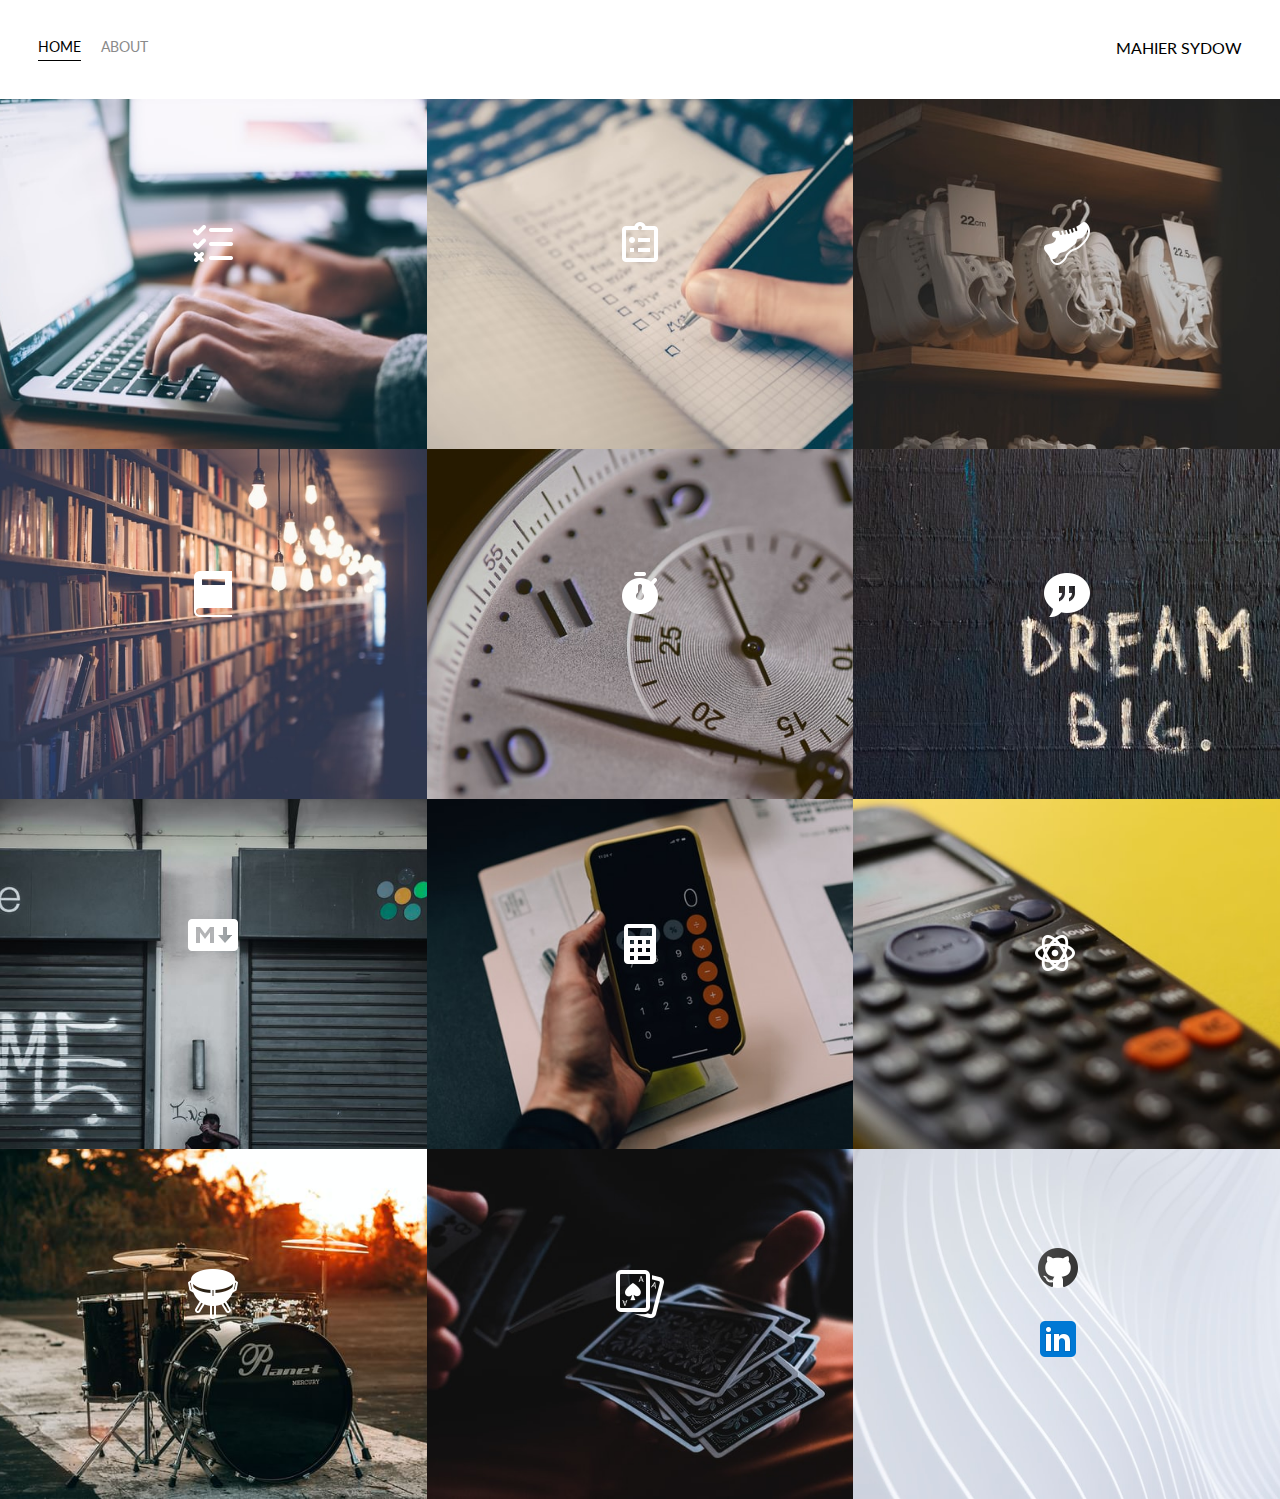
<file: index.html>
<!DOCTYPE html>
<html lang="en">
<head>
    <meta charset="UTF-8">
    <title>Mahier Sydow</title>
    <link rel="shortcut icon" type="image/png" href="images/logos/icons8-moon-and-stars-96.png">
    <link href="https://fonts.googleapis.com/css2?family=Lato&display=swap" rel="stylesheet">
    <link rel="stylesheet" href="styles.css">
</head>
<body>
    <div class="container">
      <div class="nav-wrapper">
        <div class="left-side">
          <div class="nav-link-wrapper active-nav-link">
            <a href="index.html">Home</a>
          </div>
  
          <div class="nav-link-wrapper">
            <a href="about.html">About</a>
          </div>
        </div>
  
        <div class="right-side">
          <div class="brand">
            MAHIER SYDOW
          </div>
        </div>
      </div>
  
      <div class="content-wrapper">
        <div class="portfolio-items-wrapper">
  
          <div class="portfolio-item-wrapper">
              <div class="portfolio-img-background" style="background-image:url(images/glenn-carstens-peters-npxXWgQ33ZQ-unsplash.jpg)"></div>
            <div class="img-text-wrapper">
              <div class="logo-wrapper">
            <a href="to-do-list/to-do-list.html" target="_blank">
                <img src="images/logos/icons8-to-do-96.png" alt="">
            </a>
              </div>
  
              <div class="subtitle">A to-do list application made with vanilla javaScript.</div>
            </div>
          </div>
  
          <div class="portfolio-item-wrapper">
            <div class="portfolio-img-background" style="background-image:url(images/glenn-carstens-peters-RLw-UC03Gwc-unsplash1.jpg)"></div>
            <div class="img-text-wrapper">
              <div class="logo-wrapper">
                <a href="survey-form/survey-form.html" target="_blank">
                  <img src="images/logos/icons8-survey-96.png" alt="">
                </a>
              </div>
  
              <div class="subtitle">A survey to provide feedback for my portfolio.

            </div>
            </div>
          </div>
  
          <div class="portfolio-item-wrapper">
            <div class="portfolio-img-background" style="background-image:url(images/henry-co-1sWInzYKA9c-unsplas1h.jpg)"></div>
            <div class="img-text-wrapper">
              <div class="logo-wrapper">
                <a href="modern-landing-page/modern-landing-page.html" target="_blank">
                  <img src="images/logos/icons8-trainers-100.png" alt="">
                </a>
                </div>
  
              <div class="subtitle">A modern product landing page for an online sneaker store.

            </div>
            </div>
          </div>
  
          <div class="portfolio-item-wrapper">
            <div class="portfolio-img-background" style="background-image:url(images/janko-ferlic-sfL_QOnmy00-unsplash.jpg)"></div>
            <div class="img-text-wrapper">
              <div class="logo-wrapper">
                <a href="book-list-app/book-list-app.html" target="_blank">
                  <img src="images/logos/icons8-book-100.png" alt="">
                </a>
                </div>
  
              <div class="subtitle">A book list application made with vanilla javaScript.

            </div>
            </div>
          </div>
  
          <div class="portfolio-item-wrapper">
            <div class="portfolio-img-background" style="background-image:url(images/age-barros-rBPOfVqROzY-unsplash1.jpg)"></div>
            <div class="img-text-wrapper">
              <div class="logo-wrapper">
                <a href="https://codepen.io/massivemike8/pen/VweqdZQ" target="_blank">
                  <img src="images/logos/icons8-timer-96.png" alt="">
                </a>
              </div>
  
              <div class="subtitle">A pomodoro clock application created with React. 

            </div>
            </div>
          </div>
  
          <div class="portfolio-item-wrapper">
            <div class="portfolio-img-background" style="background-image:url(images/randy-tarampi-U2eUlPEKIgU-unsplash1.jpg)"></div>
            <div class="img-text-wrapper">
              <div class="logo-wrapper">
                <a href="https://codepen.io/massivemike8/pen/WNroRoo" target="_blank">
                  <img src="images/logos/icons8-quote-100.png" alt="">
                </a>
              </div>
  
              <div class="subtitle">A random quote machine application made with React.</div>
            </div>
          </div>
  
          <div class="portfolio-item-wrapper">
            <div class="portfolio-img-background" style="background-image:url(images/anastase-maragos-X0hdZTokPRw-unsplash1.jpg)"></div>
            <div class="img-text-wrapper">
              <div class="logo-wrapper">
                <a href="https://codepen.io/massivemike8/pen/abdwoZr?editors=0110" target="_blank">
                  <img src="images/logos/icons8-markdown-100.png" alt="">
                </a>
              </div>
  
              <div class="subtitle">A markdown previewer application for converting markdown.

            </div>
            </div>
          </div>
  
          <div class="portfolio-item-wrapper">
            <div class="portfolio-img-background" style="background-image:url(images/kelly-sikkema-3-Tc_5LROrM-unsplash.jpg)"></div>
            <div class="img-text-wrapper">
              <div class="logo-wrapper">
                <a href="https://codepen.io/massivemike8/pen/JjGvrVN?editors=1010" target="_blank">
                  <img src="images/logos/icons8-calculator-96.png" alt="">
                </a> 
              </div>
  
              <div class="subtitle">A calculator created with jQuery.
            </div>
            </div>
          </div>
  
          <div class="portfolio-item-wrapper">
            <div class="portfolio-img-background" style="background-image:url(images/clayton-robbins-ihqB-c8C7Bc-unsplash1.jpg)"></div>
            <div class="img-text-wrapper">
              <div class="logo-wrapper">
                <a href="https://codepen.io/massivemike8/pen/oNbqweQ?editors=0110" target="_blank">
                  <img src="images/logos/icons8-react-100 (1).png" alt="">
                </a>
              </div>
  
              <div class="subtitle">A calculator built with React.</div>
            </div>
          </div>
  
          <div class="portfolio-item-wrapper">
            <div class="portfolio-img-background" style="background-image:url(images/ingridi-alves-photograph-yePWDGPUWO0-unsplash1.jpg)"></div>
            <div class="img-text-wrapper">
              <div class="logo-wrapper">
                <a href="https://codepen.io/massivemike8/pen/qBbPvjE?editors=0010" target="_blank">
                  <img src="images/logos/icons8-timpani-100.png" alt="">
                </a>
              </div>
  
              <div class="subtitle">A drum machine made with React.</div>
            </div>
          </div>
  
          <div class="portfolio-item-wrapper">
            <div class="portfolio-img-background" style="background-image:url(images/sergi-viladesau-dttmeqFUDSU-unsplash1.jpg)"></div>
            <div class="img-text-wrapper">
              <div class="logo-wrapper">
                <a href="blackjack-game/blackjack-game.html" target="_blank">
                  <img src="images/logos/icons8-cards-96.png" alt="">
                </a>
              </div>
  
              <div class="subtitle">A game of blackjack created with javaScript.</div>
            </div>
          </div>
  
          <div class="portfolio-item-wrapper">
            <div class="portfolio-img-background" style="background-image:url(images/jean-philippe-delberghe-75xPHEQBmvA-unsplas1h.jpg)"></div>
            <div class="img-text-wrapper">
              <div class="logo-wrapper">
                <a href="https://github.com/mahier8" target="_blank">
                <img src="images/logos/icons8-github-96.png" alt="">
                </a>
              </div>
              <div class="logo-wrapper">
                <a href="https://www.linkedin.com/in/mahier-sydow-b4679166/" target="_blank">
                <img src="images/logos/icons8-linkedin-96.png" alt="">
                </a>
              </div>
  
              <div class="subtitle">Thank you for visiting my site!</div>
            </div>
          </div>
  
        </div>
      </div>
    </div>
  
  </body>

  <script>
    const portfolioItems = document.querySelectorAll('.portfolio-item-wrapper');
  
    portfolioItems.forEach(portfolioItem => {
      portfolioItem.addEventListener('mouseover', () => {
        console.log(portfolioItem.childNodes[1].classList)
        portfolioItem.childNodes[1].classList.add('image-blur');
      });
  
      portfolioItem.addEventListener('mouseout', () => {
        console.log(portfolioItem.childNodes[1].classList)
        portfolioItem.childNodes[1].classList.remove('image-blur');
      });
    });
  
  </script>

</html>
</file>
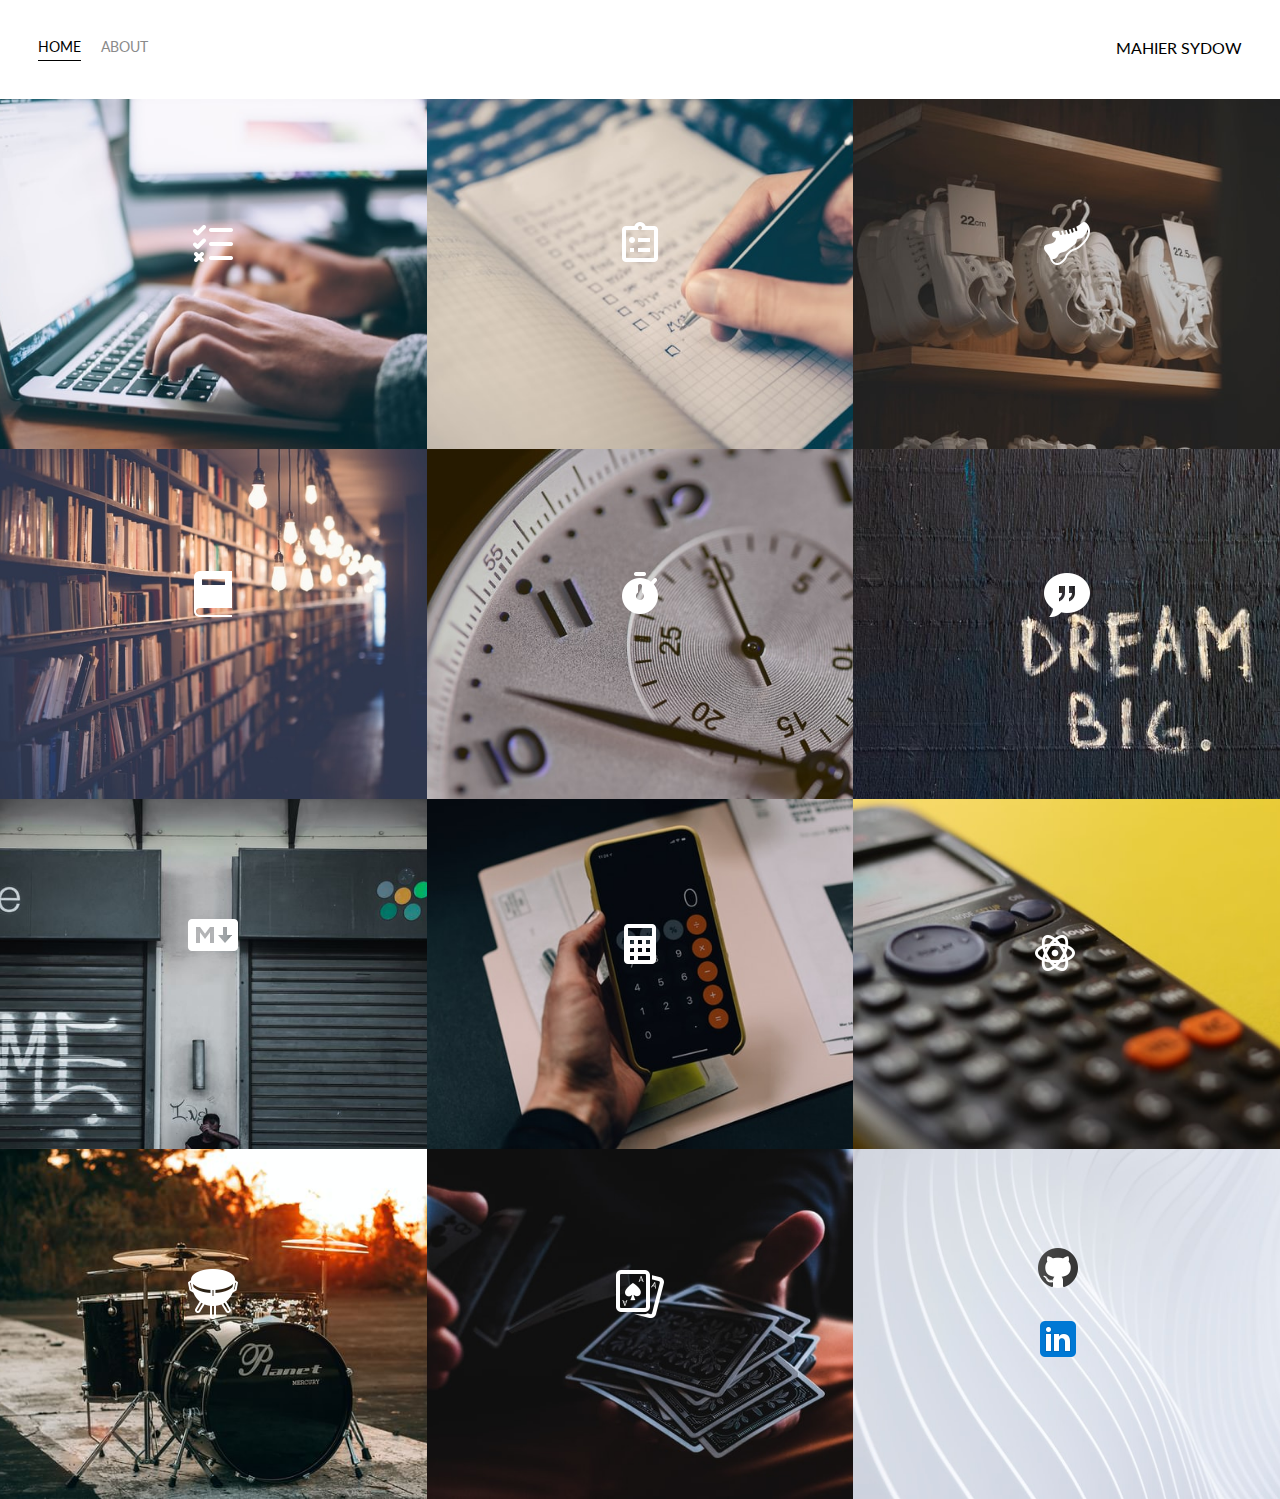
<file: Portfolio Website/index.html>
<!DOCTYPE html>
<html lang="en">
<head>
    <meta charset="UTF-8">
    <title>Mahier Sydow</title>
    <link rel="shortcut icon" type="image/png" href="images/logos/icons8-moon-and-stars-96.png">
    <link href="https://fonts.googleapis.com/css2?family=Lato&display=swap" rel="stylesheet">
    <link rel="stylesheet" href="styles.css">
</head>
<body>
    <div class="container">
      <div class="nav-wrapper">
        <div class="left-side">
          <div class="nav-link-wrapper active-nav-link">
            <a href="index.html">Home</a>
          </div>
  
          <div class="nav-link-wrapper">
            <a href="about.html">About</a>
          </div>
        </div>
  
        <div class="right-side">
          <div class="brand">
            MAHIER SYDOW
          </div>
        </div>
      </div>
  
      <div class="content-wrapper">
        <div class="portfolio-items-wrapper">
  
          <div class="portfolio-item-wrapper">
              <div class="portfolio-img-background" style="background-image:url(images/glenn-carstens-peters-npxXWgQ33ZQ-unsplash.jpg)"></div>
            <div class="img-text-wrapper">
              <div class="logo-wrapper">
            <a href="to-do-list/to-do-list.html" target="_blank">
                <img src="images/logos/icons8-to-do-96.png" alt="">
            </a>
              </div>
  
              <div class="subtitle">A to-do list application made with vanilla javaScript.</div>
            </div>
          </div>
  
          <div class="portfolio-item-wrapper">
            <div class="portfolio-img-background" style="background-image:url(images/glenn-carstens-peters-RLw-UC03Gwc-unsplash1.jpg)"></div>
            <div class="img-text-wrapper">
              <div class="logo-wrapper">
                <a href="survey-form/survey-form.html" target="_blank">
                  <img src="images/logos/icons8-survey-96.png" alt="">
                </a>
              </div>
  
              <div class="subtitle">A survey to provide feedback for my portfolio.

            </div>
            </div>
          </div>
  
          <div class="portfolio-item-wrapper">
            <div class="portfolio-img-background" style="background-image:url(images/henry-co-1sWInzYKA9c-unsplas1h.jpg)"></div>
            <div class="img-text-wrapper">
              <div class="logo-wrapper">
                <a href="modern-landing-page/modern-landing-page.html" target="_blank">
                  <img src="images/logos/icons8-trainers-100.png" alt="">
                </a>
                </div>
  
              <div class="subtitle">A modern product landing page for an online sneaker store.

            </div>
            </div>
          </div>
  
          <div class="portfolio-item-wrapper">
            <div class="portfolio-img-background" style="background-image:url(images/janko-ferlic-sfL_QOnmy00-unsplash.jpg)"></div>
            <div class="img-text-wrapper">
              <div class="logo-wrapper">
                <a href="book-list-app/book-list-app.html" target="_blank">
                  <img src="images/logos/icons8-book-100.png" alt="">
                </a>
                </div>
  
              <div class="subtitle">A book list application made with vanilla javaScript.

            </div>
            </div>
          </div>
  
          <div class="portfolio-item-wrapper">
            <div class="portfolio-img-background" style="background-image:url(images/age-barros-rBPOfVqROzY-unsplash1.jpg)"></div>
            <div class="img-text-wrapper">
              <div class="logo-wrapper">
                <a href="https://codepen.io/massivemike8/pen/VweqdZQ" target="_blank">
                  <img src="images/logos/icons8-timer-96.png" alt="">
                </a>
              </div>
  
              <div class="subtitle">A pomodoro clock application created with React. 

            </div>
            </div>
          </div>
  
          <div class="portfolio-item-wrapper">
            <div class="portfolio-img-background" style="background-image:url(images/randy-tarampi-U2eUlPEKIgU-unsplash1.jpg)"></div>
            <div class="img-text-wrapper">
              <div class="logo-wrapper">
                <a href="https://codepen.io/massivemike8/pen/WNroRoo" target="_blank">
                  <img src="images/logos/icons8-quote-100.png" alt="">
                </a>
              </div>
  
              <div class="subtitle">A random quote machine application made with React.</div>
            </div>
          </div>
  
          <div class="portfolio-item-wrapper">
            <div class="portfolio-img-background" style="background-image:url(images/anastase-maragos-X0hdZTokPRw-unsplash1.jpg)"></div>
            <div class="img-text-wrapper">
              <div class="logo-wrapper">
                <a href="https://codepen.io/massivemike8/pen/abdwoZr?editors=0110" target="_blank">
                  <img src="images/logos/icons8-markdown-100.png" alt="">
                </a>
              </div>
  
              <div class="subtitle">A markdown previewer application for converting markdown.

            </div>
            </div>
          </div>
  
          <div class="portfolio-item-wrapper">
            <div class="portfolio-img-background" style="background-image:url(images/kelly-sikkema-3-Tc_5LROrM-unsplash.jpg)"></div>
            <div class="img-text-wrapper">
              <div class="logo-wrapper">
                <a href="https://codepen.io/massivemike8/pen/JjGvrVN?editors=1010" target="_blank">
                  <img src="images/logos/icons8-calculator-96.png" alt="">
                </a> 
              </div>
  
              <div class="subtitle">A calculator created with jQuery.
            </div>
            </div>
          </div>
  
          <div class="portfolio-item-wrapper">
            <div class="portfolio-img-background" style="background-image:url(images/clayton-robbins-ihqB-c8C7Bc-unsplash1.jpg)"></div>
            <div class="img-text-wrapper">
              <div class="logo-wrapper">
                <a href="https://codepen.io/massivemike8/pen/oNbqweQ?editors=0110" target="_blank">
                  <img src="images/logos/icons8-react-100 (1).png" alt="">
                </a>
              </div>
  
              <div class="subtitle">A calculator built with React.</div>
            </div>
          </div>
  
          <div class="portfolio-item-wrapper">
            <div class="portfolio-img-background" style="background-image:url(images/ingridi-alves-photograph-yePWDGPUWO0-unsplash1.jpg)"></div>
            <div class="img-text-wrapper">
              <div class="logo-wrapper">
                <a href="https://codepen.io/massivemike8/pen/qBbPvjE?editors=0010" target="_blank">
                  <img src="images/logos/icons8-timpani-100.png" alt="">
                </a>
              </div>
  
              <div class="subtitle">A drum machine made with React.</div>
            </div>
          </div>
  
          <div class="portfolio-item-wrapper">
            <div class="portfolio-img-background" style="background-image:url(images/sergi-viladesau-dttmeqFUDSU-unsplash1.jpg)"></div>
            <div class="img-text-wrapper">
              <div class="logo-wrapper">
                <a href="blackjack-game/blackjack-game.html" target="_blank">
                  <img src="images/logos/icons8-cards-96.png" alt="">
                </a>
              </div>
  
              <div class="subtitle">A game of blackjack created with javaScript.</div>
            </div>
          </div>
  
          <div class="portfolio-item-wrapper">
            <div class="portfolio-img-background" style="background-image:url(images/jean-philippe-delberghe-75xPHEQBmvA-unsplas1h.jpg)"></div>
            <div class="img-text-wrapper">
              <div class="logo-wrapper">
                <a href="https://github.com/mahier8" target="_blank">
                <img src="images/logos/icons8-github-96.png" alt="">
                </a>
              </div>
              <div class="logo-wrapper">
                <a href="https://www.linkedin.com/in/mahier-sydow-b4679166/" target="_blank">
                <img src="images/logos/icons8-linkedin-96.png" alt="">
                </a>
              </div>
  
              <div class="subtitle">Thank you for visiting my site!</div>
            </div>
          </div>
  
        </div>
      </div>
    </div>
  
  </body>

  <script>
    const portfolioItems = document.querySelectorAll('.portfolio-item-wrapper');
  
    portfolioItems.forEach(portfolioItem => {
      portfolioItem.addEventListener('mouseover', () => {
        console.log(portfolioItem.childNodes[1].classList)
        portfolioItem.childNodes[1].classList.add('image-blur');
      });
  
      portfolioItem.addEventListener('mouseout', () => {
        console.log(portfolioItem.childNodes[1].classList)
        portfolioItem.childNodes[1].classList.remove('image-blur');
      });
    });
  
  </script>

</html>
</file>
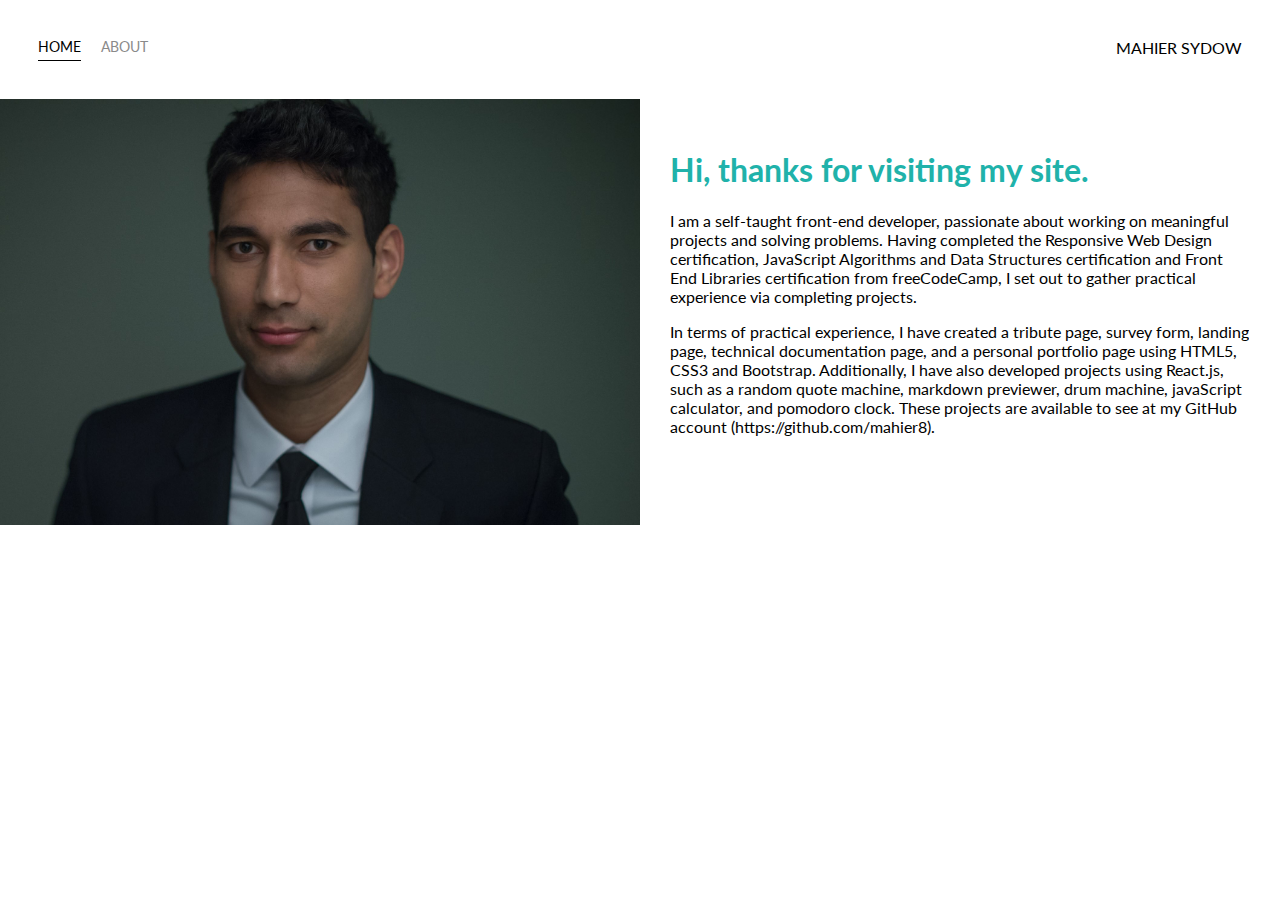
<file: about.html>
<!DOCTYPE html>
<html lang="en">
<head>
    <meta charset="UTF-8">
    <title>About</title>
    <link href="https://fonts.googleapis.com/css2?family=Lato&display=swap" rel="stylesheet">
    <link rel="stylesheet" href="styles.css">
</head>
<body>
    <div class="container">
      <div class="nav-wrapper">
        <div class="left-side">
          <div class="nav-link-wrapper active-nav-link">
            <a href="index.html">Home</a>
          </div>
  
          <div class="nav-link-wrapper">
            <a href="about.html">About</a>
          </div>
        </div>
  
        <div class="right-side">
            <div class="brand">
            MAHIER SYDOW
            </div>
        </div>
    </div>
  
    <div class="content-wrapper"> 
        <div class="two-column-wrapper">
            <div class="profile-image-wrapper">
                <img src="images/profilePicture.jpg" alt="">
            </div>

            <div class="profile-content-wrapper">
                <h1>Hi, thanks for visiting my site.</h1>
                <p>I am a self-taught front-end developer, passionate about working on meaningful projects and solving problems. Having completed the Responsive Web Design certification, JavaScript Algorithms and Data Structures certification and Front End Libraries certification from freeCodeCamp, I set out to gather practical experience via completing projects.</p>
                <p>In terms of practical experience, I have created a tribute page, survey form, landing page, technical documentation page, and a personal portfolio page using HTML5, CSS3 and Bootstrap. Additionally, I have also developed projects using React.js, such as a random quote machine, markdown previewer, drum machine, javaScript calculator, and pomodoro clock. These projects are available to see at my GitHub account (https://github.com/mahier8). 

                </p>
            </div>
        </div>
    </div>
 
            

    </div> 
</body>
</html>
</file>
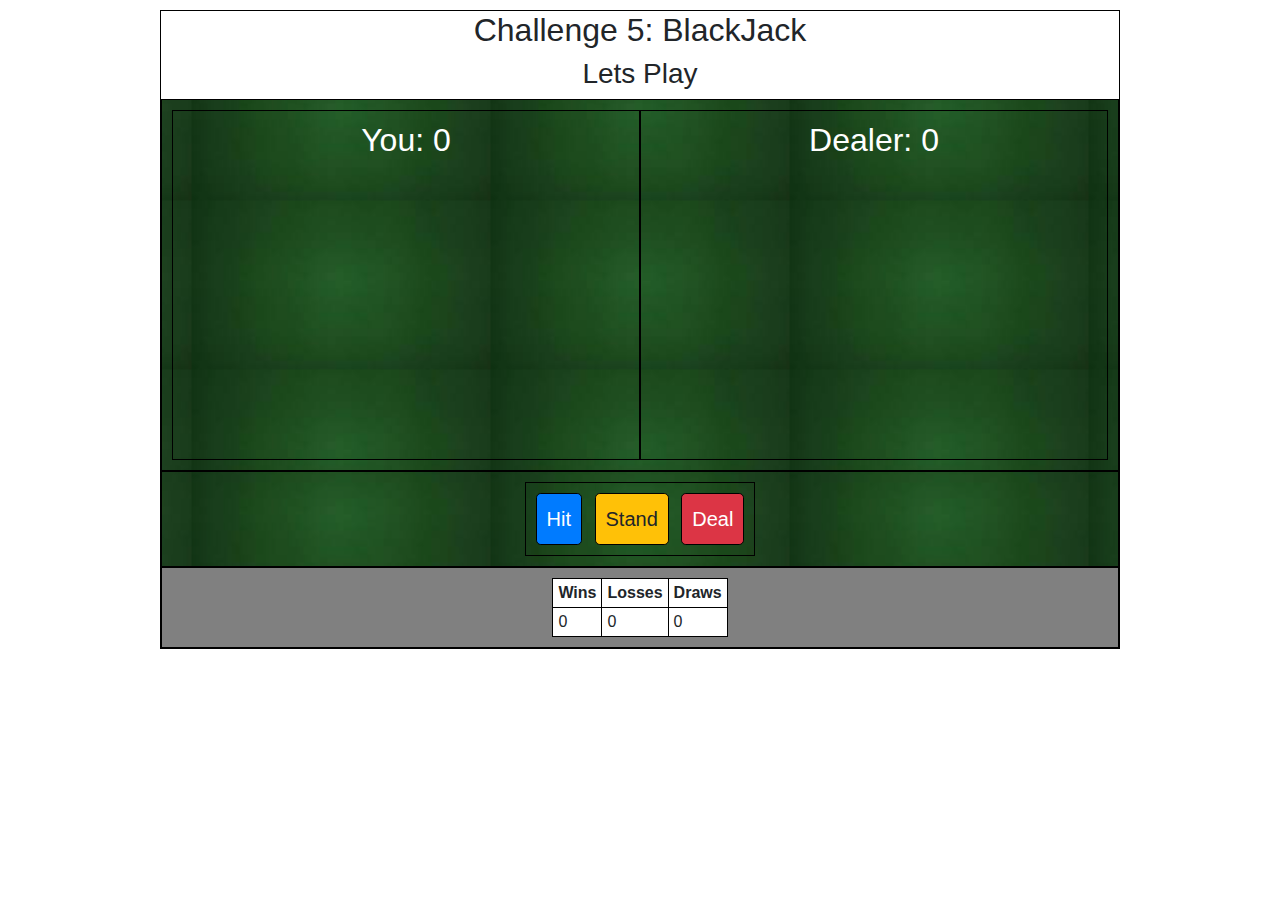
<file: blackjack-game/blackjack-game.html>
<html lang="en">
<head>
    <meta charset="UTF-8">
    <meta name="viewport" content="width=device-width, initial-scale=1.0">    
    <link rel="stylesheet" href="https://stackpath.bootstrapcdn.com/bootstrap/4.5.2/css/bootstrap.min.css">
    <link rel="stylesheet" href="static/blackjack-game.css">
    <title>Black Jack</title>
</head>
<body>
    <div class="container-5">
        <h2>Challenge 5: BlackJack</h2>
        <h3><span id="blackjack-result">Lets Play</span></h3>

        <div class="flex-blackjack-row-1">
            <div id="your-box">
                <h2>You: <span id="your-blackjack-result">0</span></h2>
            </div>

            <div id="dealer-box">
                <h2>Dealer: <span id="dealer-blackjack-result">0</span></h2>
            </div>
        </div>

        <div class="flex-blackjack-row-2">
            <div>
                <button class="btn-lg btn-primary mr-2" id="blackjack-hit-button">Hit</button>
                <button class="btn-lg btn-warning mr-2" id="blackjack-stand-button">Stand</button>
                <button class="btn-lg btn-danger" id="blackjack-deal-button">Deal</button>
            </div>
        </div>

        <div class="flex-blackjack-row-3">
            <table>
                <tr>
                    <th>Wins</th>
                    <th>Losses</th>
                    <th>Draws</th>
                </tr>

                <tr>
                    <td><span id="wins">0</span></td>
                    <td><span id="losses">0</span></td>
                    <td><span id="draws">0</span></td>
                </tr>
            </table>
        </div>
    </div>
    <script src="static/blackjack-game.js"></script>
</body>
</html>
</file>
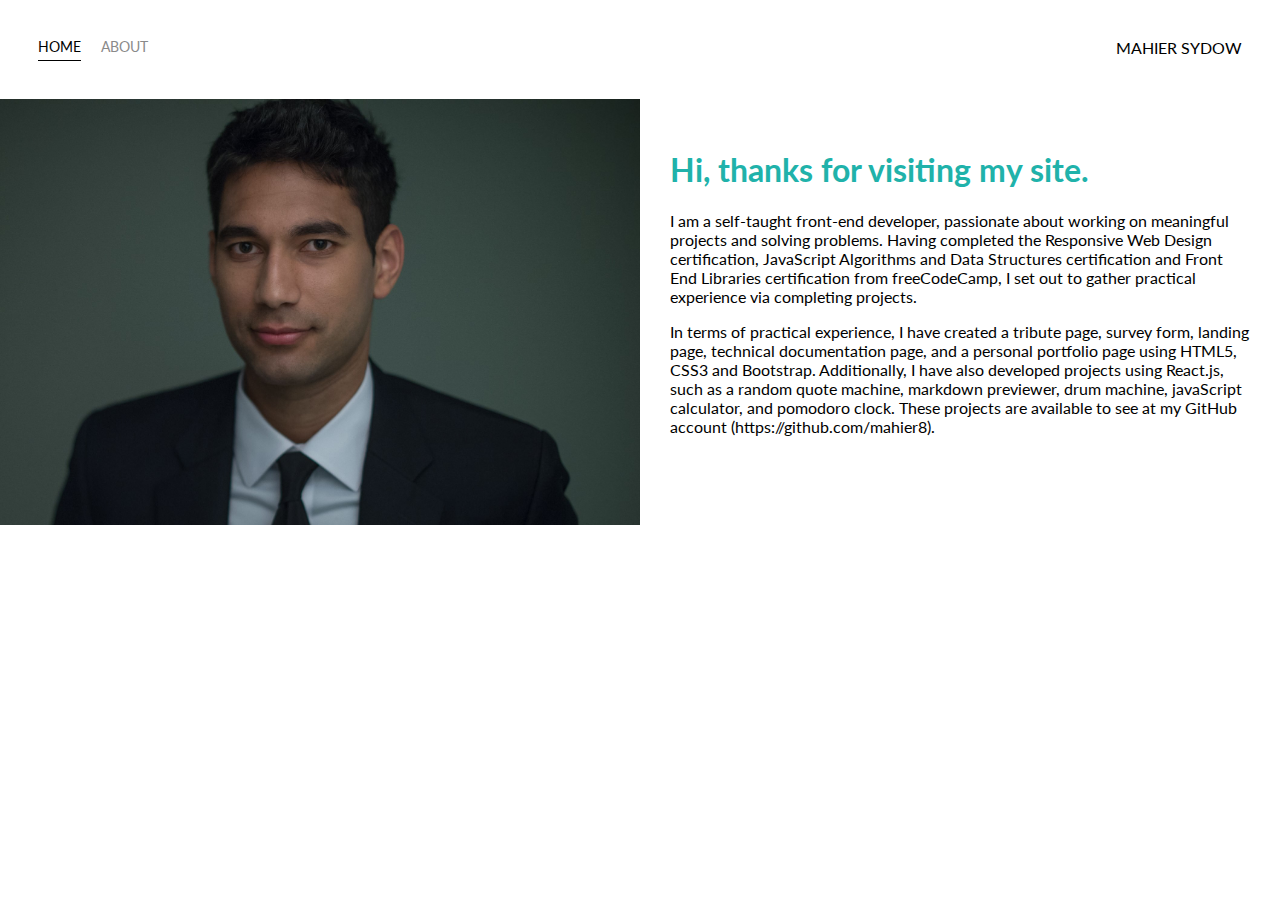
<file: Portfolio Website/about.html>
<!DOCTYPE html>
<html lang="en">
<head>
    <meta charset="UTF-8">
    <title>About</title>
    <link href="https://fonts.googleapis.com/css2?family=Lato&display=swap" rel="stylesheet">
    <link rel="stylesheet" href="styles.css">
</head>
<body>
    <div class="container">
      <div class="nav-wrapper">
        <div class="left-side">
          <div class="nav-link-wrapper active-nav-link">
            <a href="index.html">Home</a>
          </div>
  
          <div class="nav-link-wrapper">
            <a href="about.html">About</a>
          </div>
        </div>
  
        <div class="right-side">
            <div class="brand">
            MAHIER SYDOW
            </div>
        </div>
    </div>
  
    <div class="content-wrapper"> 
        <div class="two-column-wrapper">
            <div class="profile-image-wrapper">
                <img src="images/profilePicture.jpg" alt="">
            </div>

            <div class="profile-content-wrapper">
                <h1>Hi, thanks for visiting my site.</h1>
                <p>I am a self-taught front-end developer, passionate about working on meaningful projects and solving problems. Having completed the Responsive Web Design certification, JavaScript Algorithms and Data Structures certification and Front End Libraries certification from freeCodeCamp, I set out to gather practical experience via completing projects.</p>
                <p>In terms of practical experience, I have created a tribute page, survey form, landing page, technical documentation page, and a personal portfolio page using HTML5, CSS3 and Bootstrap. Additionally, I have also developed projects using React.js, such as a random quote machine, markdown previewer, drum machine, javaScript calculator, and pomodoro clock. These projects are available to see at my GitHub account (https://github.com/mahier8). 

                </p>
            </div>
        </div>
    </div>
 
            

    </div> 
</body>
</html>
</file>
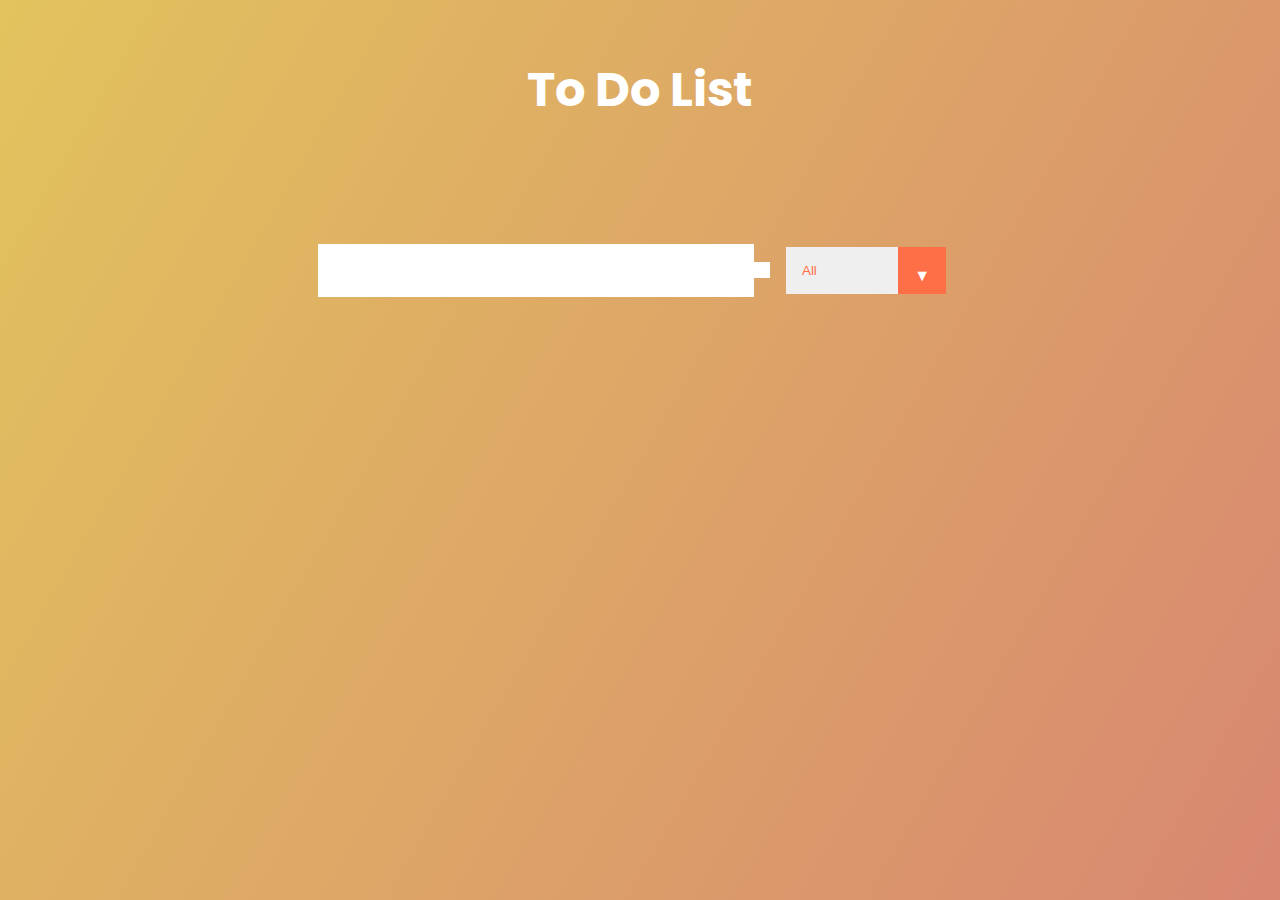
<file: to-do-list/to-do-list.html>
<!DOCTYPE html>
<html lang="en">
<head>
    <meta charset="UTF-8">
    <meta name="viewport" content="width=device-width, initial-scale=1.0">
    <link rel="preconnect" href="https://fonts.gstatic.com">
    <link href="https://fonts.googleapis.com/css2?family=Poppins&display=swap" rel="stylesheet">
    <link rel="stylesheet" href="https://cdnjs.cloudflare.com/ajax/libs/font-awesome/5.15.1/css/all.min.css" 
    integrity="sha512-+4zCK9k+qNFUR5X+cKL9EIR+ZOhtIloNl9GIKS57V1MyNsYpYcUrUeQc9vNfzsWfV28IaLL3i96P9sdNyeRssA==" 
    crossorigin="anonymous" />
    <link rel="stylesheet" href="to-do-list.css">
    <title>ToDo List</title>
</head>
<body> 

    <header>
        <h1>To Do List</h1>
    </header>
    <form>
        <input type="text" class="todo-input" />
        <button class="todo-button" type="submit">
            <i class="fas fa-plus-square"></i>
        </button>
        <div class="select">
            <select name="todos" class="filter-todo">
                <option value="all">All</option>
                <option value="completed">Completed</option>
                <option value="uncompleted">Uncompleted</option>
            </select>
        </div>
    </form>
    <div class="todo-container">
        <ul class="todo-list"></ul>
    </div>

    <script src="to-do-list.js"></script>
</body>
</html>
</file>
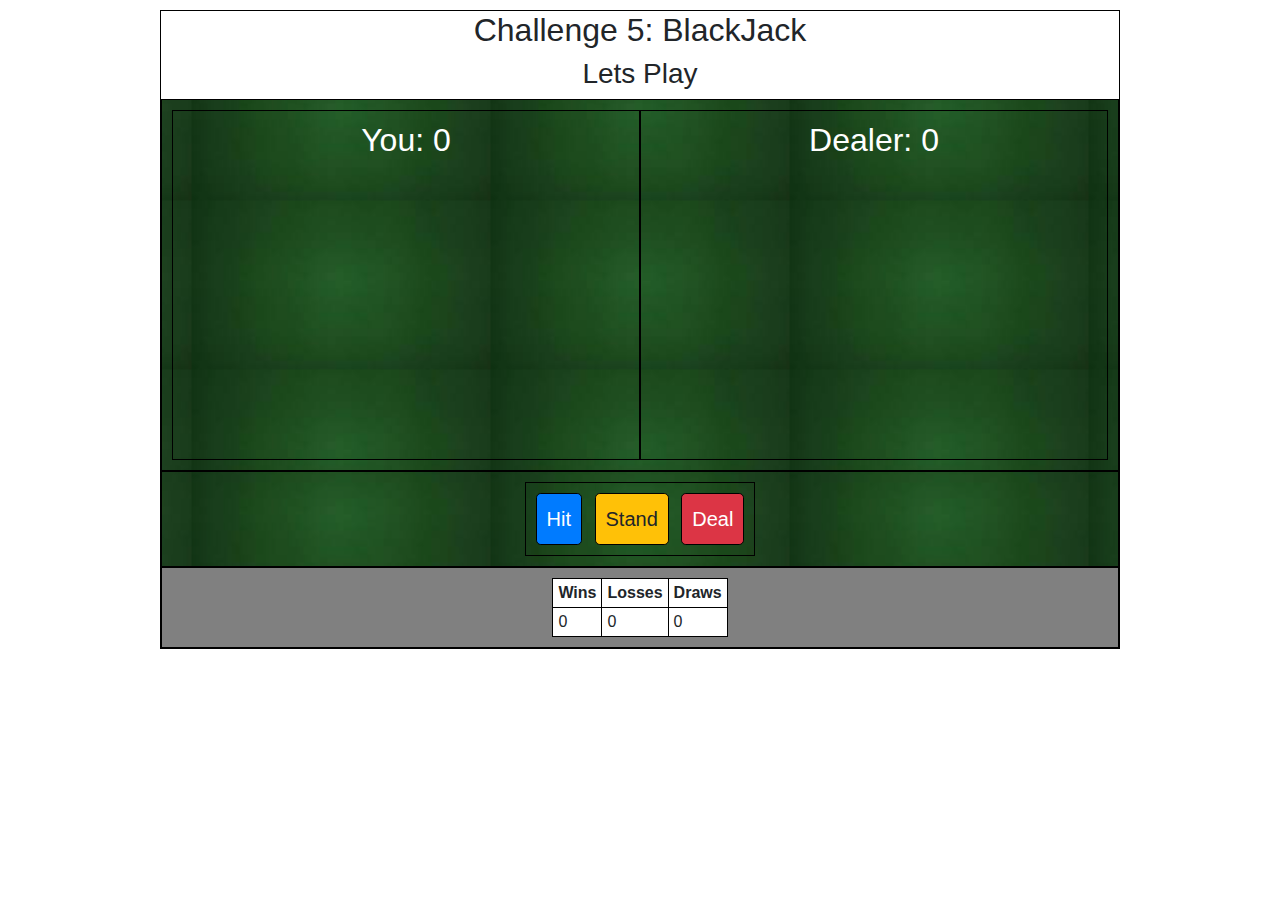
<file: Portfolio Website/blackjack-game/blackjack-game.html>
<html lang="en">
<head>
    <meta charset="UTF-8">
    <meta name="viewport" content="width=device-width, initial-scale=1.0">    
    <link rel="stylesheet" href="https://stackpath.bootstrapcdn.com/bootstrap/4.5.2/css/bootstrap.min.css">
    <link rel="stylesheet" href="static/blackjack-game.css">
    <title>Black Jack</title>
</head>
<body>
    <div class="container-5">
        <h2>Challenge 5: BlackJack</h2>
        <h3><span id="blackjack-result">Lets Play</span></h3>

        <div class="flex-blackjack-row-1">
            <div id="your-box">
                <h2>You: <span id="your-blackjack-result">0</span></h2>
            </div>

            <div id="dealer-box">
                <h2>Dealer: <span id="dealer-blackjack-result">0</span></h2>
            </div>
        </div>

        <div class="flex-blackjack-row-2">
            <div>
                <button class="btn-lg btn-primary mr-2" id="blackjack-hit-button">Hit</button>
                <button class="btn-lg btn-warning mr-2" id="blackjack-stand-button">Stand</button>
                <button class="btn-lg btn-danger" id="blackjack-deal-button">Deal</button>
            </div>
        </div>

        <div class="flex-blackjack-row-3">
            <table>
                <tr>
                    <th>Wins</th>
                    <th>Losses</th>
                    <th>Draws</th>
                </tr>

                <tr>
                    <td><span id="wins">0</span></td>
                    <td><span id="losses">0</span></td>
                    <td><span id="draws">0</span></td>
                </tr>
            </table>
        </div>
    </div>
    <script src="static/blackjack-game.js"></script>
</body>
</html>
</file>
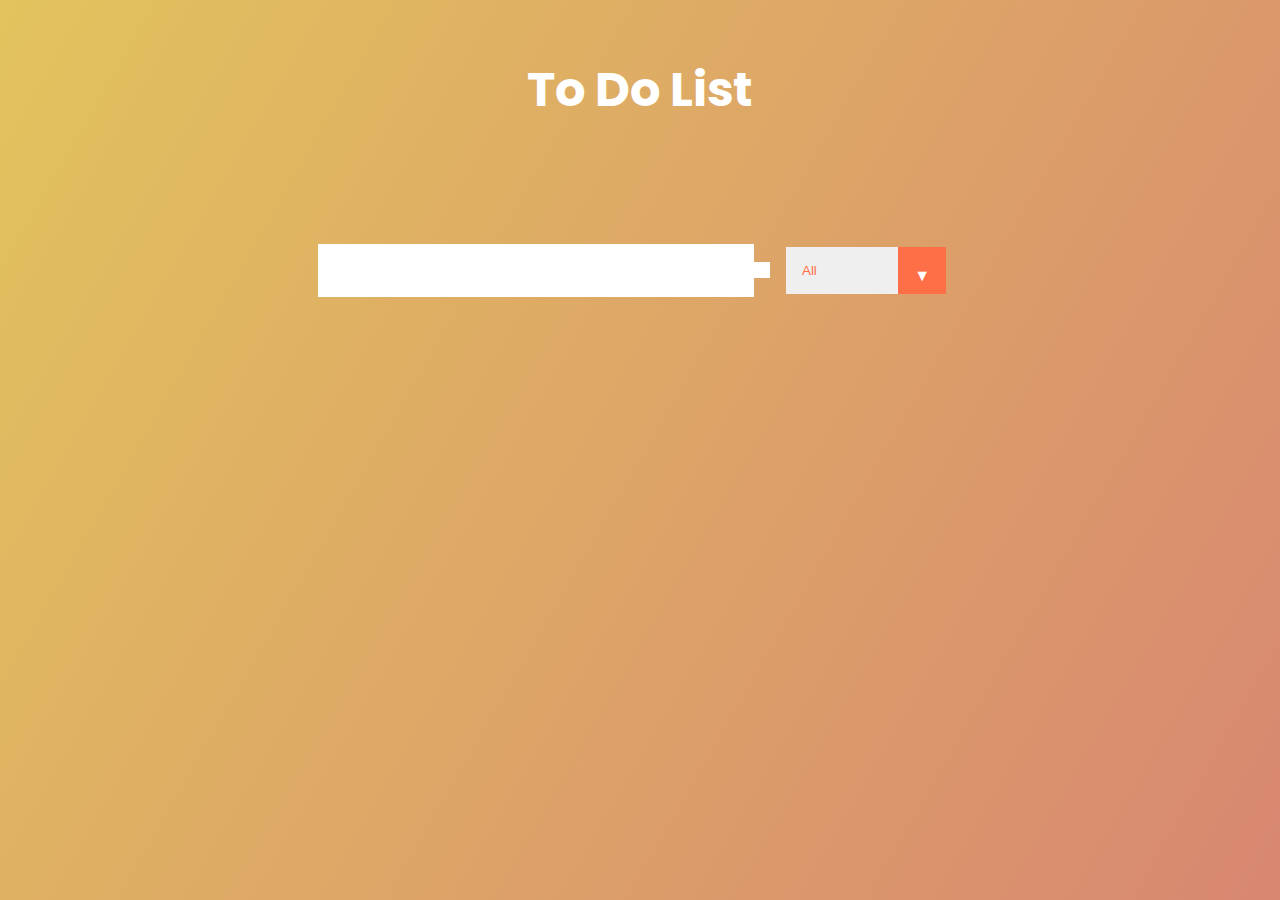
<file: Portfolio Website/to-do-list/to-do-list.html>
<!DOCTYPE html>
<html lang="en">
<head>
    <meta charset="UTF-8">
    <meta name="viewport" content="width=device-width, initial-scale=1.0">
    <link rel="preconnect" href="https://fonts.gstatic.com">
    <link href="https://fonts.googleapis.com/css2?family=Poppins&display=swap" rel="stylesheet">
    <link rel="stylesheet" href="https://cdnjs.cloudflare.com/ajax/libs/font-awesome/5.15.1/css/all.min.css" 
    integrity="sha512-+4zCK9k+qNFUR5X+cKL9EIR+ZOhtIloNl9GIKS57V1MyNsYpYcUrUeQc9vNfzsWfV28IaLL3i96P9sdNyeRssA==" 
    crossorigin="anonymous" />
    <link rel="stylesheet" href="to-do-list.css">
    <title>ToDo List</title>
</head>
<body> 

    <header>
        <h1>To Do List</h1>
    </header>
    <form>
        <input type="text" class="todo-input" />
        <button class="todo-button" type="submit">
            <i class="fas fa-plus-square"></i>
        </button>
        <div class="select">
            <select name="todos" class="filter-todo">
                <option value="all">All</option>
                <option value="completed">Completed</option>
                <option value="uncompleted">Uncompleted</option>
            </select>
        </div>
    </form>
    <div class="todo-container">
        <ul class="todo-list"></ul>
    </div>

    <script src="to-do-list.js"></script>
</body>
</html>
</file>
<file: styles.css>
body {
    font-family: "Lato", sans-serif;
    margin: 0px;
  }
  
  .container {
    display: grid;
    grid-template-columns: 1fr;
  }
  
  .nav-wrapper {
    display: flex;
    justify-content: space-between;
    padding: 38px;
  }
  
  .left-side {
    display: flex;
  }
  
  .nav-wrapper > .left-side > div {
    margin-right: 20px;
    text-transform: uppercase;
    font-size: 0.9rem;
  }
  
  .nav-link-wrapper {
    height: 22px;
    border-bottom: 1px solid transparent;
    transition: border-bottom 0.5s;
  }
  
  .active-nav-link {
    border-bottom: 1px solid black;
  }
  
  .active-nav-link a {
    color: black !important;
  }
  
  .nav-link-wrapper a {
    color: #8a8a8a;
    text-decoration: none;
    transition: color 0.5s;
  }
  
  .nav-link-wrapper:hover {
    border-bottom: 1px solid black;
  }
  
  .nav-link-wrapper a:hover {
    color: black;
  }
  
  .portfolio-items-wrapper {
    display: grid;
    grid-template-columns: 1fr 1fr 1fr;
  }
  
  .portfolio-item-wrapper {
    position: relative;
  }
  
  .portfolio-img-background {
    background-size: cover;
    background-position: center;
    background-repeat: no-repeat;
    height: 350px;
    width: 100%;
  }
  
  .img-text-wrapper {
    position: absolute;
    top: 0;
    display: flex;
    flex-direction: column;
    justify-content: center;
    align-items: center;
    height: 100%;
    text-align: center;
    padding-left: 100px;
    padding-right: 100px;
  }
  
  .img-text-wrapper .subtitle {
    transition: 1s;
    color: transparent;
  }
  
  .image-blur {
    transition: 1s;
    filter: brightness(10%);
  }
  
  .img-text-wrapper:hover .subtitle {
    color: #f9ca24;
    font-weight: 600;
  }
  
  .logo-wrapper img {
    width: 50%;
    margin-bottom: 20px;
  }
  
  .logo-wrapper img:hover {
    filter: drop-shadow(8px 8px 10px white);
  }

  .two-column-wrapper {
    display: grid;
    grid-template-columns: 1fr 1fr;
  }
  
  .profile-image-wrapper img {
    width: 100%;
  }
  
  .profile-content-wrapper {
    padding: 30px;
  }
  
  .profile-content-wrapper h1 {
    color: lightseagreen;
  }
</file>
<file: Portfolio Website/styles.css>
body {
    font-family: "Lato", sans-serif;
    margin: 0px;
  }
  
  .container {
    display: grid;
    grid-template-columns: 1fr;
  }
  
  .nav-wrapper {
    display: flex;
    justify-content: space-between;
    padding: 38px;
  }
  
  .left-side {
    display: flex;
  }
  
  .nav-wrapper > .left-side > div {
    margin-right: 20px;
    text-transform: uppercase;
    font-size: 0.9rem;
  }
  
  .nav-link-wrapper {
    height: 22px;
    border-bottom: 1px solid transparent;
    transition: border-bottom 0.5s;
  }
  
  .active-nav-link {
    border-bottom: 1px solid black;
  }
  
  .active-nav-link a {
    color: black !important;
  }
  
  .nav-link-wrapper a {
    color: #8a8a8a;
    text-decoration: none;
    transition: color 0.5s;
  }
  
  .nav-link-wrapper:hover {
    border-bottom: 1px solid black;
  }
  
  .nav-link-wrapper a:hover {
    color: black;
  }
  
  .portfolio-items-wrapper {
    display: grid;
    grid-template-columns: 1fr 1fr 1fr;
  }
  
  .portfolio-item-wrapper {
    position: relative;
  }
  
  .portfolio-img-background {
    background-size: cover;
    background-position: center;
    background-repeat: no-repeat;
    height: 350px;
    width: 100%;
  }
  
  .img-text-wrapper {
    position: absolute;
    top: 0;
    display: flex;
    flex-direction: column;
    justify-content: center;
    align-items: center;
    height: 100%;
    text-align: center;
    padding-left: 100px;
    padding-right: 100px;
  }
  
  .img-text-wrapper .subtitle {
    transition: 1s;
    color: transparent;
  }
  
  .image-blur {
    transition: 1s;
    filter: brightness(10%);
  }
  
  .img-text-wrapper:hover .subtitle {
    color: #f9ca24;
    font-weight: 600;
  }
  
  .logo-wrapper img {
    width: 50%;
    margin-bottom: 20px;
  }
  
  .logo-wrapper img:hover {
    filter: drop-shadow(8px 8px 10px white);
  }

  .two-column-wrapper {
    display: grid;
    grid-template-columns: 1fr 1fr;
  }
  
  .profile-image-wrapper img {
    width: 100%;
  }
  
  .profile-content-wrapper {
    padding: 30px;
  }
  
  .profile-content-wrapper h1 {
    color: lightseagreen;
  }
</file>
<file: blackjack-game/static/blackjack-game.css>
.container-5 {
    border: 1px solid black;
    width: 75%;
    margin: 0 auto;
    margin-top: 10px;
    text-align: center;
}
 
.flex-blackjack-row-1, .flex-blackjack-row-2, .flex-blackjack-row-3 {
    display: flex;
    border: 1px solid black;
    padding: 10px;
    flex-wrap: wrap;
    flex-direction: row;
    justify-content: space-around;
    background-color: grey;
}

.flex-blackjack-row-1, .flex-blackjack-row-2 {
    background: url([data-uri]) center;
    color: #ffffff;
}

.flex-blackjack-row-1 div {
    border: 1px solid black;
    height: 350px;
    flex: 1;
    text-align: center;
    padding: 10px;
}

.flex-blackjack-row-1 img {
    width: 25%;
    padding: 10px;
}

.flex-blackjack-row-2 button {
    border: 1px solid black;
    padding: 10px;
}

.flex-blackjack-row-2 div {
    border: 1px solid black;
    padding: 10px; /* added this in */
}

table, th, td {
    padding: 5px;
    border: 1px solid black;
    background-color: white;
}
</file>
<file: to-do-list/to-do-list.css>
* {
    margin: 0;
    padding: 0;
    box-sizing: border-box;
}

body {
    background-image: linear-gradient(120deg, #e2c35d, #d88771);
    color: white;
    font-family: 'Poppins', sans-serif;
    min-height: 100vh;
}

header {
    font-size: 1.5rem;
}

header, form {
    min-height: 20vh;
    display: flex;
    justify-content: center;
    align-items: center;
}

form input, 
form button {
    padding: 0.5rem;
    font-size: 2rem;
    border: none;
    background-color: white;
}

form button {
    color: #d88771;
    background-color: white;
    cursor: pointer;
    transition: all 0.3s ease;
}

form button:hover {
    background-color: #d88771;
    color: white;
}

.todo-container {
    display: flex;
    justify-content: center;
    align-items: center;
}

.todo-list {
    min-width: 30%;
    list-style: none;
}

.todo {
    margin: 0.5rem;
    background-color: white;
    color: black;
    font-size: 1.5rem;
    display: flex;
    justify-content: space-between;
    align-items: center;
    transition: all 0.5s ease;
    border-radius: 5px;
}

.todo li {
    flex: 1;
}

.trash-btn, 
.complete-btn {
    background-color: #ff6f47;
    color: white;
    border: none;
    padding: 1rem;
    cursor: pointer;
    font-size: 1rem;
}

.complete-btn {
    background-color: green;
}

.todo-item {
    padding: 0rem .5rem;
}

.fa-trash,
.fa-check {
    pointer-events: none;
}

.completed {
    text-decoration: line-through;
    opacity: 0.5;
}

.fall {
    transform: translateY(8rem) rotateZ(20deg);
    opacity: 0;
}

select {
    -webkit-appearance: none;
    -moz-appearance: none;
    appearance: none;
    outline: none;
    border: none;
}

.select {
    margin: 1rem;
    position: relative;
    overflow: hidden;
}

select {
    color: #ff6f47;
    width: 10rem;
    cursor: pointer;
    padding: 1rem;
}

.select::after {
    content: "\25BC";
    position: absolute;
    background-color: #ff6f47;
    top: 0;
    right: 0;
    padding: 1rem;
    pointer-events: none;
    transition: all 0.3s ease;
}

.select:hover::after {
    background-color: white;
    color: #ff6f47;
}
</file>
<file: Portfolio Website/blackjack-game/static/blackjack-game.css>
.container-5 {
    border: 1px solid black;
    width: 75%;
    margin: 0 auto;
    margin-top: 10px;
    text-align: center;
}
 
.flex-blackjack-row-1, .flex-blackjack-row-2, .flex-blackjack-row-3 {
    display: flex;
    border: 1px solid black;
    padding: 10px;
    flex-wrap: wrap;
    flex-direction: row;
    justify-content: space-around;
    background-color: grey;
}

.flex-blackjack-row-1, .flex-blackjack-row-2 {
    background: url([data-uri]) center;
    color: #ffffff;
}

.flex-blackjack-row-1 div {
    border: 1px solid black;
    height: 350px;
    flex: 1;
    text-align: center;
    padding: 10px;
}

.flex-blackjack-row-1 img {
    width: 25%;
    padding: 10px;
}

.flex-blackjack-row-2 button {
    border: 1px solid black;
    padding: 10px;
}

.flex-blackjack-row-2 div {
    border: 1px solid black;
    padding: 10px; /* added this in */
}

table, th, td {
    padding: 5px;
    border: 1px solid black;
    background-color: white;
}
</file>
<file: Portfolio Website/to-do-list/to-do-list.css>
* {
    margin: 0;
    padding: 0;
    box-sizing: border-box;
}

body {
    background-image: linear-gradient(120deg, #e2c35d, #d88771);
    color: white;
    font-family: 'Poppins', sans-serif;
    min-height: 100vh;
}

header {
    font-size: 1.5rem;
}

header, form {
    min-height: 20vh;
    display: flex;
    justify-content: center;
    align-items: center;
}

form input, 
form button {
    padding: 0.5rem;
    font-size: 2rem;
    border: none;
    background-color: white;
}

form button {
    color: #d88771;
    background-color: white;
    cursor: pointer;
    transition: all 0.3s ease;
}

form button:hover {
    background-color: #d88771;
    color: white;
}

.todo-container {
    display: flex;
    justify-content: center;
    align-items: center;
}

.todo-list {
    min-width: 30%;
    list-style: none;
}

.todo {
    margin: 0.5rem;
    background-color: white;
    color: black;
    font-size: 1.5rem;
    display: flex;
    justify-content: space-between;
    align-items: center;
    transition: all 0.5s ease;
    border-radius: 5px;
}

.todo li {
    flex: 1;
}

.trash-btn, 
.complete-btn {
    background-color: #ff6f47;
    color: white;
    border: none;
    padding: 1rem;
    cursor: pointer;
    font-size: 1rem;
}

.complete-btn {
    background-color: green;
}

.todo-item {
    padding: 0rem .5rem;
}

.fa-trash,
.fa-check {
    pointer-events: none;
}

.completed {
    text-decoration: line-through;
    opacity: 0.5;
}

.fall {
    transform: translateY(8rem) rotateZ(20deg);
    opacity: 0;
}

select {
    -webkit-appearance: none;
    -moz-appearance: none;
    appearance: none;
    outline: none;
    border: none;
}

.select {
    margin: 1rem;
    position: relative;
    overflow: hidden;
}

select {
    color: #ff6f47;
    width: 10rem;
    cursor: pointer;
    padding: 1rem;
}

.select::after {
    content: "\25BC";
    position: absolute;
    background-color: #ff6f47;
    top: 0;
    right: 0;
    padding: 1rem;
    pointer-events: none;
    transition: all 0.3s ease;
}

.select:hover::after {
    background-color: white;
    color: #ff6f47;
}
</file>
